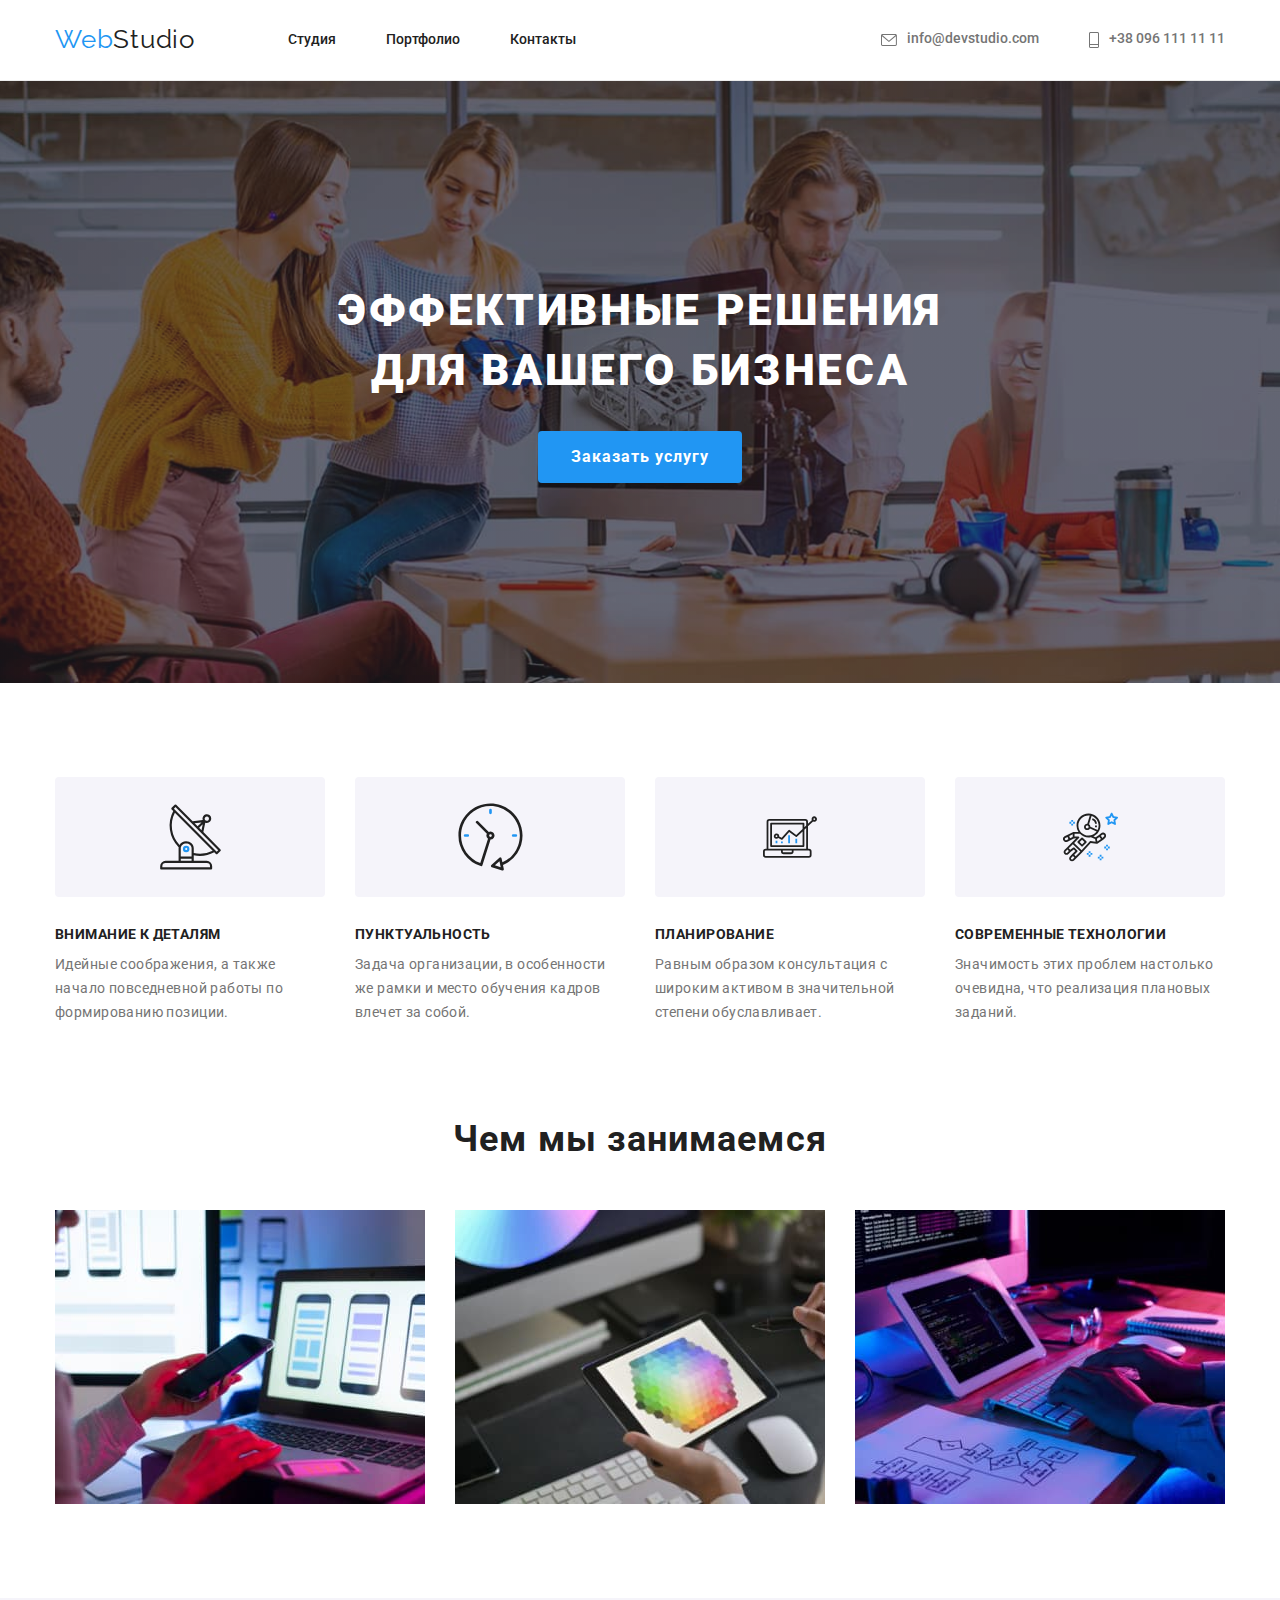
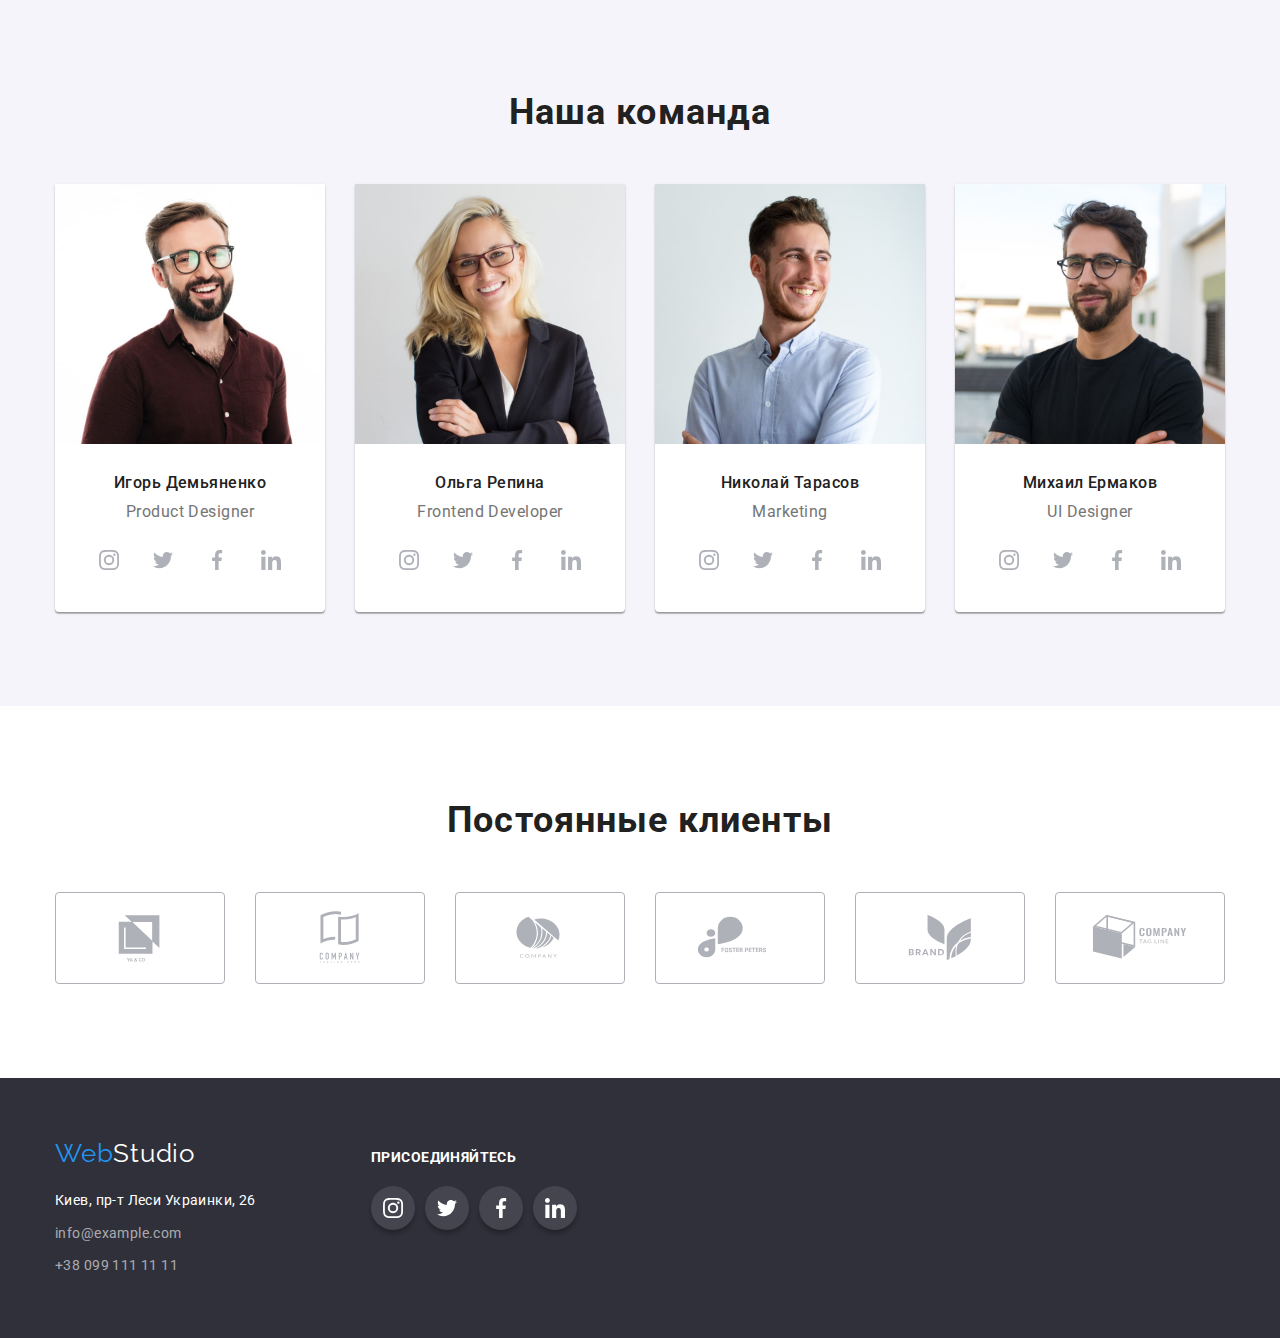
<file: index.html>
<!DOCTYPE html>
<html lang="ru">
<head>
    <meta charset="UTF-8">
    <meta http-equiv="X-UA-Compatible" content="IE=edge">
    <meta name="viewport" content="width=device-width, initial-scale=1.0">
    <title>Студия</title>
    <link rel="preconnect" href="https://fonts.googleapis.com">
    <link rel="preconnect" href="https://fonts.gstatic.com" crossorigin>
    <link href="https://fonts.googleapis.com/css2?family=Raleway:wght@700&family=Roboto:wght@400;500;700;900&display=swap"
    rel="stylesheet">
    <link rel="stylesheet" href="https://cdnjs.cloudflare.com/ajax/libs/modern-normalize/1.1.0/modern-normalize.min.css">
    <link rel="stylesheet" href="./css/styles.css">
</head>
<body>
    <!-- header -->
    <header class="header">
        <div class="container flex-container">
        <a lang="en" href="#" class="logo link"><span class="logo-accent">Web</span>Studio</a>
        <nav>
            <ul class="site-list list">
                <li class="list-item"><a href="/goit-markup-hw-05/index.html" class="site-nav link">Студия</a></li>
                <li class="list-item"><a href="/goit-markup-hw-05/portfolio.html" class="site-nav link">Портфолио</a></li>
                <li class="list-item"><a href="" class="site-nav link">Контакты</a></li>
            </ul>
        </nav>
        <ul class="site-auth list">
            <li class="list-item">
                <a href="mailto:info@devstudio.com" class="site-link link">
                    <svg class="icon-letter" width="16" height="12">
                        <use href="./images/icons.svg#icon-letter" >
                        </use>
                    </svg>info@devstudio.com
                </a>
            </li>
            <li class="list-item">
                <a href="tel:+380961111111 " class="site-link link">
                    <svg class="icon-mobile" width="10" height="16">
                        <use href="./images/icons.svg#icon-mobile">
                        </use>
                    </svg>+38 096 111 11 11</a>
            </li>
        </ul>
        </div>
    </header>
    <!-- hero -->
    <main class="hero">
        <section class="overlay section-btn section">
            <div class="container">
            <h1 class="heading">Эффективные решения для вашего бизнеса</h1>
            <button type="button" class="button">Заказать услугу</button>
            </div>
        </section>
        <!-- features -->
        <section class="features section">
            <div class="container">
            <h2 hidden>Преимущества компании</h2>
            <ul class="list features">
                <li class="features-list">
                    <div class="features-logo">
                        <svg class="features-logo-1" width="65" height="70">
                            <use href="./images/icons.svg#icon-antenna"></use>
                        </svg>
                    </div>
                    <h3 class="features-title">Внимание к деталям</h3>
                    <p class="features-text">Идейные соображения, а также начало повседневной работы по формированию позиции.</p>
                </li>
                <li class="features-list">
                    <div class="features-logo">
                        <svg class="features-logo-2" width="67" height="70">
                            <use href="./images/icons.svg#icon-clock"></use>
                        </svg>
                    </div>
                    <h3 class="features-title">Пунктуальность</h3>
                    <p class="features-text">Задача организации, в особенности же рамки и место обучения кадров влечет за собой.</p>
                </li>
                <li class="features-list">
                    <div class="features-logo">
                        <svg class="features-logo-3" width="70" height="54">
                            <use href="./images/icons.svg#icon-diagram"></use>
                        </svg>
                    </div>
                    <h3 class="features-title">Планирование</h3>
                    <p class="features-text">Равным образом консультация с широким активом в значительной степени обуславливает.</p>
                </li>
                <li class="features-list">
                    <div class="features-logo">
                        <svg class="features-logo-4" width="55" height="60">
                            <use href="./images/icons.svg#icon-astronaut"></use>
                        </svg>
                    </div>
                    <h3 class="features-title">Современные технологии</h3>
                    <p class="features-text">Значимость этих проблем настолько очевидна, что реализация плановых заданий.</p>
                </li>
            </ul>
            </div>
        </section>
        <!-- about -->
        <section class="about section">
            <div class="container">
            <h2 class="about-title">Чем мы занимаемся</h2>
            <ul class="list about-list">
                <li class="about-item">
                    <img src="./images/responsibilities_1.jpg" alt="Набор кода" width="370" height="294" class="img">
                </li>
                <li class="about-item">
                    <img src="./images/responsibilities_2.jpg" alt="Синхронизация ноутбука с телефоном" width="370"
                        height="294" class="img">
                </li>
                <li class="about-item">
                    <img src="./images/responsibilities_3.jpg" alt="Планшет" width="370" height="294" class="img">
                </li>
            </ul>
            </div>
        </section>
        <!-- users -->
        <section class="users section">
            <div class="container">
            <h2 class="users-title">Наша команда</h2>
            <ul class="list users-list">
                <li class="users-item">
                    <img src="./images/team_1.jpg" alt="Мужчина" width="270" height="260" class="users-pic img">
                    <div class="card">
                    <h3 class="users-subtitle">Игорь Демьяненко</h3>
                    <p class="users-text">Product Designer</p>
                        <div class="container-link-logo">
                            <a href="" class="link users-link">
                                <svg class="link-logo" width="20" height="20">
                                    <use href="./images/icons.svg#icon-instagram"></use>
                                </svg>
                            </a>
                            <a href="" class="link users-link">
                                <svg class="link-logo" width="20" height="20">
                                    <use href="./images/icons.svg#icon-twitter"></use>
                                </svg>
                            </a>
                            <a href="" class="link users-link">
                                <svg class="link-logo" width="20" height="20">
                                    <use href="./images/icons.svg#icon-facebook"></use>
                                </svg>
                            </a>
                            <a href="" class="link users-link">
                                <svg class="link-logo" width="20" height="20">
                                    <use href="./images/icons.svg#icon-linkedin">
                                    </use>
                                </svg>
                            </a>
                        </div>
                    </div>
                </li>
                <li class="users-item">
                    <img src="./images/team_2.jpg" alt="Девушка" width="270" height="260" class="users-pic img">
                    <div class="card">
                    <h3 class="users-subtitle">Ольга Репина</h3>
                    <p lang="en" class="users-text">Frontend Developer</p>
                    <div class="container-link-logo">
                        <a href="" class="link users-link">
                            <svg class="link-logo" width="20" height="20">
                                <use href="./images/icons.svg#icon-instagram"></use>
                            </svg>
                        </a>
                        <a href="" class="link users-link">
                            <svg class="link-logo" width="20" height="20">
                                <use href="./images/icons.svg#icon-twitter"></use>
                            </svg>
                        </a>
                        <a href="" class="link users-link">
                            <svg class="link-logo" width="20" height="20">
                                <use href="./images/icons.svg#icon-facebook"></use>
                            </svg>
                        </a>
                        <a href="" class="link users-link">
                            <svg class="link-logo" width="20" height="20">
                                <use href="./images/icons.svg#icon-linkedin">
                                </use>
                            </svg>
                        </a>
                    </div>
                    </div>
                </li>
                <li class="users-item">
                    <img src="./images/team_3.jpg" alt="Мужчина" width="270" height="260" class="users-pic img">
                    <div class="card">
                    <h3 class="users-subtitle">Николай Тарасов</h3>
                    <p lang="en" class="users-text">Marketing</p>
                    <div class="container-link-logo">
                        <a href="" class="link users-link">
                            <svg class="link-logo" width="20" height="20">
                                <use href="./images/icons.svg#icon-instagram"></use>
                            </svg>
                        </a>
                        <a href="" class="link users-link">
                            <svg class="link-logo" width="20" height="20">
                                <use href="./images/icons.svg#icon-twitter"></use>
                            </svg>
                        </a>
                        <a href="" class="link users-link">
                            <svg class="link-logo" width="20" height="20">
                                <use href="./images/icons.svg#icon-facebook"></use>
                            </svg>
                        </a>
                        <a href="" class="link users-link">
                            <svg class="link-logo" width="20" height="20">
                                <use href="./images/icons.svg#icon-linkedin">
                                </use>
                            </svg>
                        </a>
                    </div>
                    </div>
                </li>
                <li class="users-item">
                    <img src="./images/team_4.jpg" alt="Мужчина" width="270" height="260" class="users-pic img">
                    <div class="card">
                    <h3 class="users-subtitle">Михаил Ермаков</h3>
                    <p lang="en" class="users-text">UI Designer</p>
                    <div class="container-link-logo">
                        <a href="" class="link users-link">
                            <svg class="link-logo" width="20" height="20">
                                <use href="./images/icons.svg#icon-instagram"></use>
                            </svg>
                        </a>
                        <a href="" class="link users-link">
                            <svg class="link-logo" width="20" height="20">
                                <use href="./images/icons.svg#icon-twitter"></use>
                            </svg>
                        </a>
                        <a href="" class="link users-link">
                            <svg class="link-logo" width="20" height="20">
                                <use href="./images/icons.svg#icon-facebook"></use>
                            </svg>
                        </a>
                        <a href="" class="link users-link">
                            <svg class="link-logo" width="20" height="20">
                                <use href="./images/icons.svg#icon-linkedin">
                                </use>
                            </svg>
                        </a>
                    </div>
                    </div>
                </li>
            </ul>
            </div>
        </section>
        <!-- clients -->
        <section class="clients section">
            <div class="container">
                <h2 class="clients-title">Постоянные клиенты</h2>
                <ul class="list clients-list">
                    <li class="clients-item">
                        <a href="" class="clients-link link">
                            <svg class="clients-logo" width="106" height="60">
                                <use href="./images/icons.svg#icon-clients-logo-1"></use>
                            </svg>
                        </a>
                    </li>
                    <li class="clients-item">
                        <a href="" class="clients-link link">
                            <svg class="clients-logo" width="106" height="60">
                                <use href="./images/icons.svg#icon-clients-logo-2"></use>
                            </svg>
                        </a>
                    </li>
                    <li class="clients-item">
                        <a href="" class="clients-link link">
                            <svg class="clients-logo" width="106" height="60">
                                <use href="./images/icons.svg#icon-clients-logo-3"></use>
                            </svg>
                        </a>
                    </li>
                    <li class="clients-item">
                        <a href="" class="clients-link link">
                            <svg class="clients-logo" width="106" height="60">
                                <use href="./images/icons.svg#icon-clients-logo-4"></use>
                            </svg>
                        </a>
                    </li>
                    <li class="clients-item">
                        <a href="" class="clients-link link">
                            <svg class="clients-logo" width="106" height="60">
                                <use href="./images/icons.svg#icon-clients-logo-5"></use>
                            </svg>
                        </a>
                    </li>
                    <li class="clients-item">
                        <a href="" class="clients-link link">
                            <svg class="clients-logo" width="106" height="60">
                                <use href="./images/icons.svg#icon-clients-logo-6"></use>
                            </svg>
                        </a>
                    </li>
                </ul>
            </div>
        </section>
    </main>
    <!-- footer -->
    <footer class="footer">
        <div class="container-footer container">
            <div class="address-link">
            <a lang="en" href="#" class="logo link"><span class="logo-accent">Web</span><span class="logo-white">Studio</span></a>
            <address class="address">
                <ul class="footer-list list">
                    <li class="footer-item"><a href="https://www.google.com.ua/maps/" class="footer-map link" target="_blank"
                        rel="noreferrer noopener">Киев, пр-т Леси
                        Украинки, 26</a></li>
                    <li class="footer-item"><a href="mailto:info@example.com" class="footer-nav link">info@example.com</a></li>
                    <li class="footer-item"><a href="tel:+380991111111" class="footer-nav link">+38 099 111 11 11</a></li>
                </ul>
            </address>
            </div>
            <div class="footer-icon container">
            <p class="footer-text">присоединяйтесь</p>
            <ul class="footer-list-icon list">
                <li class="footer-item-icon">
                    <a class="link footer-icon-link" href="">
                        <svg class="footer-icon-logo" width="20" height="20">
                            <use href="./images/icons.svg#icon-instagram"></use>
                        </svg>
                    </a>
                </li>
                <li class="footer-item-icon">
                    <a class="link footer-icon-link" href="">
                        <svg class="footer-icon-logo" width="20" height="20">
                            <use href="./images/icons.svg#icon-twitter"></use>
                        </svg>
                    </a>
                </li>
                <li class="footer-item-icon">
                    <a class="link footer-icon-link" href="">
                        <svg class="footer-icon-logo" width="20" height="20">
                            <use href="./images/icons.svg#icon-facebook"></use>
                        </svg>
                    </a>
                </li>
                <li class="footer-item-icon">
                    <a class="link footer-icon-link" href="">
                        <svg class="footer-icon-logo" width="20" height="20">
                            <use href="./images/icons.svg#icon-linkedin"></use>
                        </svg>
                    </a>
                </li>
            </ul>
            </div>
        </div>
    </footer>
</body>
</file>
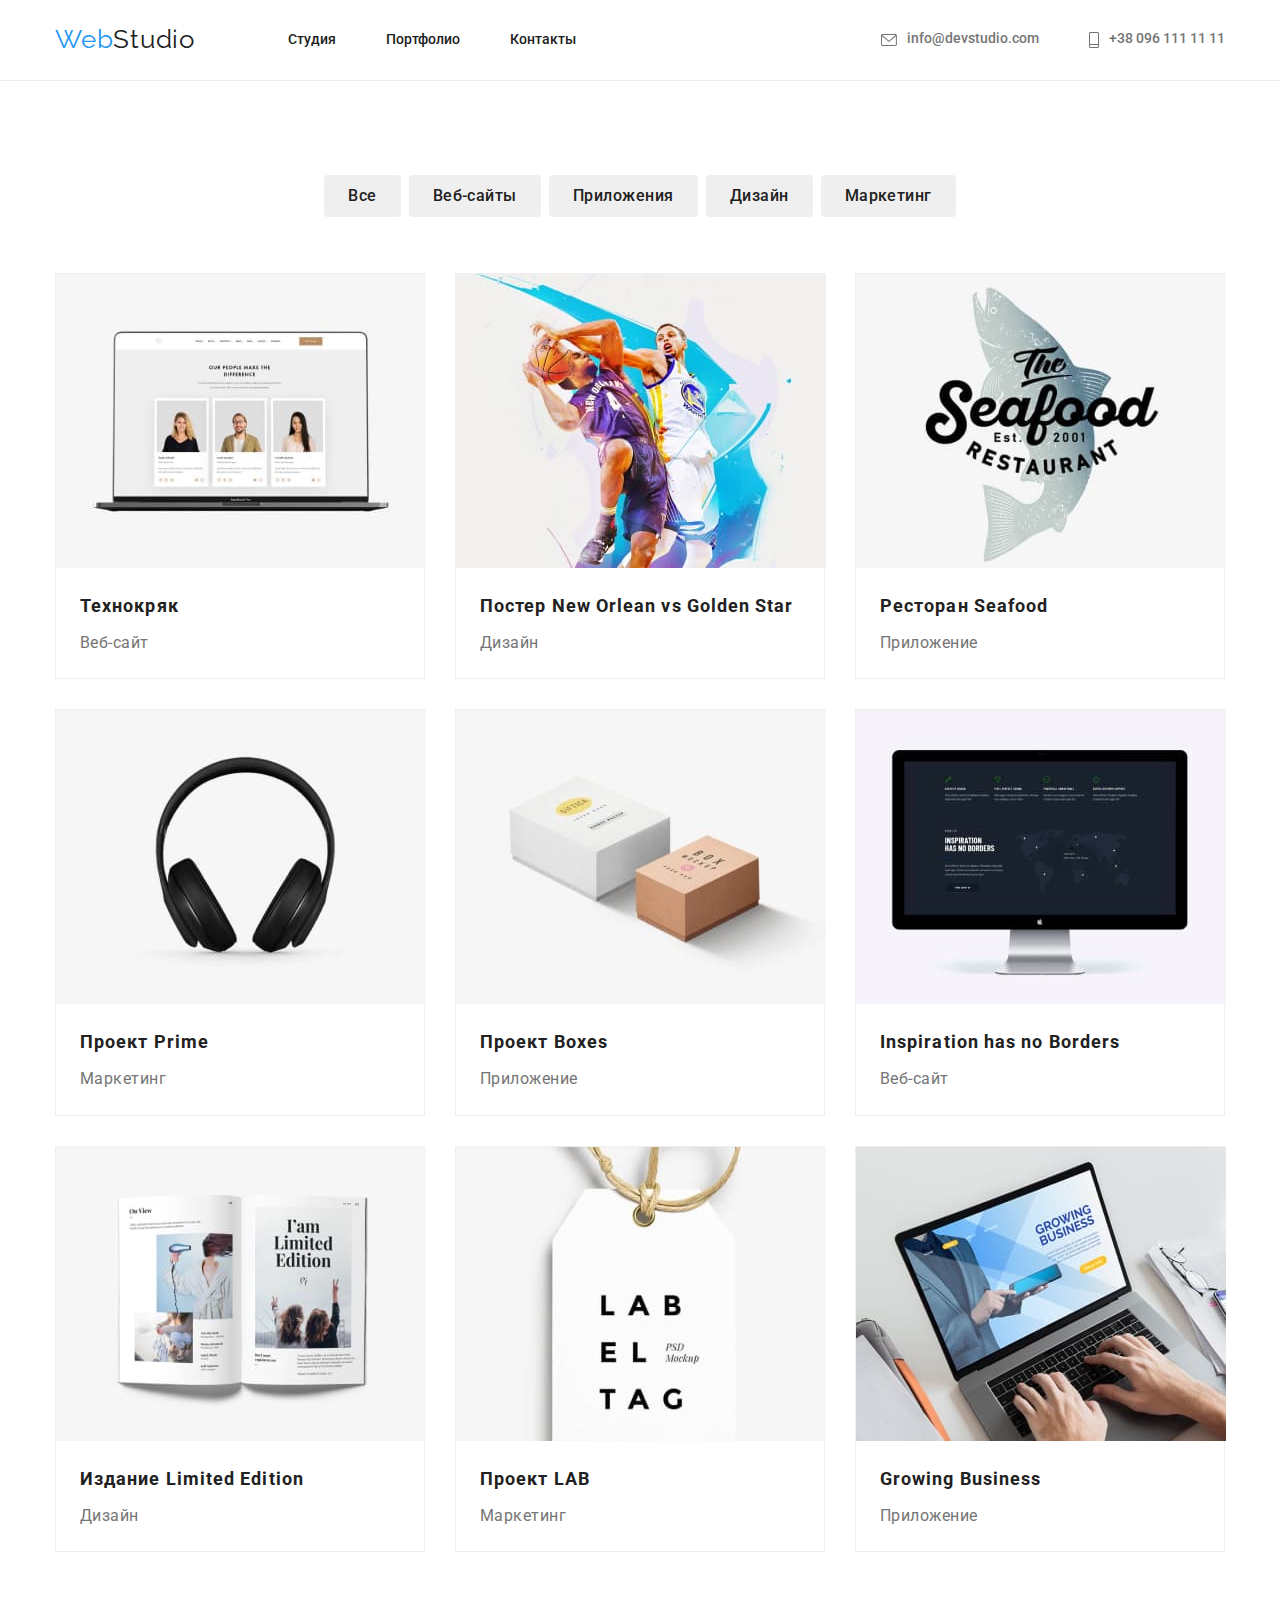
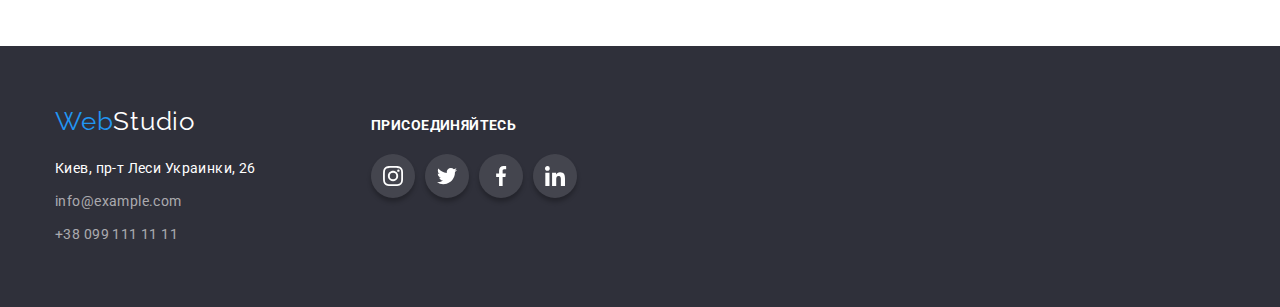
<file: portfolio.html>
<!DOCTYPE html>
<html lang="ru">
<head>
    <meta charset="UTF-8">
    <meta http-equiv="X-UA-Compatible" content="IE=edge">
    <meta name="viewport" content="width=device-width, initial-scale=1.0">
    <title>Портфолио</title>
    <link rel="preconnect" href="https://fonts.googleapis.com">
    <link rel="preconnect" href="https://fonts.gstatic.com" crossorigin>
    <link href="https://fonts.googleapis.com/css2?family=Raleway:wght@700&family=Roboto:wght@400;500;700;900&display=swap"
    rel="stylesheet">
    <link rel="stylesheet" href="https://cdnjs.cloudflare.com/ajax/libs/modern-normalize/1.1.0/modern-normalize.min.css">
    <link rel="stylesheet" href="./css/styles.css">
</head>
<body>
    <!-- header -->
    <header class="header">
        <div class="container flex-container">
            <a lang="en" href="#" class="logo link"><span class="logo-accent">Web</span>Studio</a>
            <nav>
                <ul class="site-list list">
                    <li class="list-item"><a href="/goit-markup-hw-04/index.html" class="site-nav link">Студия</a></li>
                    <li class="list-item"><a href="/goit-markup-hw-04/portfolio.html" class="site-nav link">Портфолио</a>
                    </li>
                    <li class="list-item"><a href="" class="site-nav link">Контакты</a></li>
                </ul>
            </nav>
            <ul class="site-auth list">
                <li class="list-item">
                    <a href="mailto:info@devstudio.com" class="site-link link">
                        <svg class="icon-letter" width="16" height="12">
                            <use href="./images/icons.svg#icon-letter">
                            </use>
                        </svg>info@devstudio.com
                    </a>
                </li>
                <li class="list-item">
                    <a href="tel:+380961111111 " class="site-link link">
                        <svg class="icon-mobile" width="10" height="16">
                            <use href="./images/icons.svg#icon-mobile">
                            </use>
                        </svg>+38 096 111 11 11</a>
                </li>
            </ul>
        </div>
    </header>
    <!-- hero -->
<main>
    <section class="section-button section">
        <div class="container">
        <h1 hidden>Проекты</h1>
            <ul class="list-button-pointer list">
                <li class="button-list"><button type="button" class="list-button-item">Все</button></li>
                <li class="button-list"><button type="button" class="list-button-item">Веб-сайты</button></li>
                <li class="button-list"><button type="button" class="list-button-item">Приложения</button></li>
                <li class="button-list"><button type="button" class="list-button-item">Дизайн</button></li>
                <li class="button-list"><button type="button" class="list-button-item">Маркетинг</button></li>
            </ul>
            <ul class="section-list list">
                <li class="section-item">
                    <a href="" class="list link"><img src="./images/project_1.jpeg" alt="website" width="370" height="294" class="img">
                    <div class="card-item">
                        <h2 class="img-title">Технокряк</h2>
                        <p class="img-text">Веб-сайт</p>
                    </div></a>
                </li>

                <li class="section-item">
                    <a href="" class="list link"><img src="./images/project_2.jpeg" alt="players" width="370" height="294" class="img">
                    <div class="card-item">
                        <h2 class="img-title">Постер New Orlean vs Golden Star</h2>
                        <p class="img-text">Дизайн</p>
                    </div></a>
                </li>

                <li class="section-item">
                    <a href="" class="list link"><img src="./images/project_3.jpeg" alt="post" width="370" height="294" class="img">
                    <div class="card-item">
                        <h2 class="img-title">Ресторан Seafood</h2>
                        <p class="img-text">Приложение</p>
                    </div></a>
                </li>

                <li class="section-item">
                    <a href="" class="list link"><img src="./images/project_4.jpeg" alt="headphones" width="370" height="294" class="img">
                    <div class="card-item">
                        <h2 class="img-title">Проект Prime</h2>
                        <p class="img-text">Маркетинг</p>
                    </div></a>
                </li>

                <li class="section-item">
                    <a href="" class="list link"><img src="./images/project_5.jpeg" alt="boxes" width="370" height="294" class="img">
                    <div class="card-item">
                        <h2 class="img-title">Проект Boxes</h2>
                        <p class="img-text">Приложение</p>
                    </div></a>
                </li>

                <li class="section-item">
                    <a href="" class="list link"><img src="./images/project_6.jpeg" alt="computer" width="370" height="294" class="img">
                    <div class="card-item">
                        <h2 class="img-title">Inspiration has no Borders</h2>
                        <p class="img-text">Веб-сайт</p>
                    </div></a>
                </li>

                <li class="section-item">
                    <a href="" class="link"><img src="./images/project_7.jpeg" alt="magazine" width="370" height="294" class="img">
                    <div class="card-item">
                        <h2 class="img-title">Издание Limited Edition</h2>
                        <p class="img-text">Дизайн</p>
                    </div></a>
                </li>

                <li class="section-item">
                    <a href="" class="list link"><img src="./images/project_8.jpeg" alt="badge" width="370" height="294" class="img">
                    <div class="card-item">
                        <h2 class="img-title">Проект LAB</h2>
                        <p class="img-text">Маркетинг</p>
                    </div></a>
                </li>

                <li class="section-item">
                    <a href="" class="list link"><img src="./images/project_9.jpeg" alt="laptop" width="370" height="294" class="img">
                    <div class="card-item">
                        <h2 class="img-title">Growing Business</h2>
                        <p class="img-text">Приложение</p>
                    </div></a>
                </li>
            </ul>
            </div>
    </section>

</main>
    <!-- footer -->
    <footer class="footer">
        <div class="container-footer container">
            <div class="address-link">
                <a lang="en" href="#" class="logo link"><span class="logo-accent">Web</span><span
                        class="logo-white">Studio</span></a>
                <address class="address">
                    <ul class="footer-list list">
                        <li class="footer-item"><a href="https://www.google.com.ua/maps/" class="footer-map link"
                                target="_blank" rel="noreferrer noopener">Киев, пр-т Леси
                                Украинки, 26</a></li>
                        <li class="footer-item"><a href="mailto:info@example.com"
                                class="footer-nav link">info@example.com</a></li>
                        <li class="footer-item"><a href="tel:+380991111111" class="footer-nav link">+38 099 111 11 11</a>
                        </li>
                    </ul>
                </address>
            </div>
            <div class="footer-icon container">
                <p class="footer-text">присоединяйтесь</p>
                <ul class="footer-list-icon list">
                    <li class="footer-item-icon">
                        <a class="link footer-icon-link" href="">
                            <svg class="footer-icon-logo" width="20" height="20">
                                <use href="./images/icons.svg#icon-instagram"></use>
                            </svg>
                        </a>
                    </li>
                    <li class="footer-item-icon">
                        <a class="link footer-icon-link" href="">
                            <svg class="footer-icon-logo" width="20" height="20">
                                <use href="./images/icons.svg#icon-twitter"></use>
                            </svg>
                        </a>
                    </li>
                    <li class="footer-item-icon">
                        <a class="link footer-icon-link" href="">
                            <svg class="footer-icon-logo" width="20" height="20">
                                <use href="./images/icons.svg#icon-facebook"></use>
                            </svg>
                        </a>
                    </li>
                    <li class="footer-item-icon">
                        <a class="link footer-icon-link" href="">
                            <svg class="footer-icon-logo" width="20" height="20">
                                <use href="./images/icons.svg#icon-linkedin"></use>
                            </svg>
                        </a>
                    </li>
                </ul>
            </div>
        </div>
    </footer>
</body>
</html>
</file>
<file: css/styles.css>
/* основной цвет текста #757575 */
/* вторичный цвет текста #212121 */
/* основной цвет фона #FFFFFF */
/* белый цвет #FFFFFF */
/* вторичный цвет фона #2F303A */
/* цвет фона 3 #F5F4FA */
/* прозрачность rgba(255, 255, 255, 0.6); */
/* цвет акцент #2196F3 */

:root {
  --primary-text-color: #757575;
  --secondary-text-color: #212121;
  --accent-color: #2196f3;
  --bgc-footer-color: #2f303a;
  --white-color: #ffffff;
}

body {
  color: var(--primary-text-color);
  background-color: #ffffff;
  font-family: 'Roboto', sans-serif;
}

.section {
  padding-top: 94px;
  padding-bottom: 94px;
  justify-content: center;
}

.img {
  display: block;
  min-width: 100%;
}

.container {
  width: 1200px;
  padding-left: 15px;
  padding-right: 15px;
  margin-left: auto;
  margin-right: auto;
  /* outline: solid 2px tomato; */
}

/* сброс */
p,
h1,
h2,
h3,
h4,
h5,
h6,
ul,
ol {
  margin: 0;
  padding-left: 0;
}

.list {
  list-style: none;
}
.link {
  display: block;
  text-decoration: none;
}
/* header */
.header {
  text-decoration: none;
  padding-top: 24px;
  padding-bottom: 25px;
  border-bottom: 1px solid #ececec;
}

.flex-container {
  display: flex;
  align-items: center;
}

/* logo */
.logo .logo-accent {
  color: var(--accent-color);
}
.logo {
  color: var(--secondary-text-color);
  font-family: 'Raleway', sans-serif;
  font-size: 26px;
  line-height: 1.2;
  letter-spacing: 0.03em;
}
/* nav */
.site-list .list-item:not(:last-child) {
  margin-right: 50px;
}

.site-list .site-nav:hover,
.site-list .site-nav:focus,
.site-list .site-nav:active {
  color: var(--accent-color);
}
.site-nav {
  color: #212121;
}
.site-list {
  display: flex;
  margin-left: 93px;

  color: var(--secondary-text-color);
  font-family: 'Roboto', sans-serif;
  font-weight: 500;
  font-size: 14px;
  line-height: 1.14;
}

/* AUTH */

.site-auth .site-link:hover,
.site-auth .site-link:focus,
.site-auth .site-link:active {
  color: var(--accent-color);
}

.site-auth .list-item + .list-item {
  margin-left: 50px;
}

.site-auth {
  display: flex;
  margin-left: auto;

  color: var(--primary-text-color);
  font-family: 'Roboto', sans-serif;
  font-weight: 500;
  font-size: 14px;
  line-height: 1.14;
}
.site-link {
  color: var(--primary-text-color);
}
.icon-letter,
.icon-mobile {
  margin-right: 10px;
  fill: currentColor;
  vertical-align: middle;
}

/* HERO */

.overlay {
  max-width: 1600px;
  min-height: 600px;
  margin-left: auto;
  margin-right: auto;

  background-image: linear-gradient(rgba(47, 48, 58, 0.4), rgba(47, 48, 58, 0.4)),
    url('../images/bg.jpeg');
  background-size: cover;
  background-position: center;
}

.section-btn {
  padding-top: 200px;
  padding-bottom: 200px;

  text-align: center;
  background-color: var(--bgc-footer-color);
}

.heading {
  max-width: 700px;
  margin: 0 auto 30px;

  color: #ffffff;
  font-family: 'Roboto', sans-serif;
  font-weight: 900;
  font-size: 44px;
  line-height: 1.36;
  letter-spacing: 0.06em;
  text-transform: uppercase;
}

.button {
  display: inline-block;
  border-radius: 4px;
  padding: 10px 32px;
  max-width: max-content;
  margin: 0 auto;

  border: 1px solid transparent;
  color: #ffffff;
  background-color: var(--accent-color);
  font-weight: 700;
  font-size: 16px;
  line-height: 1.9;
  letter-spacing: 0.06em;
  cursor: pointer;
  font-family: inherit;
}

/* features  */

.features-list {
  width: 270px;
}

.features {
  display: flex;
  padding-bottom: 0px;
}

.features .features-list:not(:last-child) {
  margin-right: 30px;
}

.features-title {
  font-family: 'Roboto';
  font-style: normal;
  font-weight: 700;
  font-size: 14px;
  line-height: 1.14;
  letter-spacing: 0.03em;
  text-transform: uppercase;
  margin-bottom: 10px;
}

.features-text {
  font-family: 'Roboto', sans-serif;
  font-size: 14px;
  line-height: 1.7;
  letter-spacing: 0.03em;
}

.features-logo {
  display: flex;
  justify-content: center;
  align-items: center;
  max-width: 270px;
  height: 120px;
  margin-bottom: 30px;
  border-radius: 4px;

  background-color: #f5f4fa;
}

/*  ABOUT AND USERS */

.about-list {
  display: flex;
}

.card {
  padding-top: 30px;
  padding-bottom: 30px;
  text-align: center;
}

.users-item {
  max-width: 270px;
  box-shadow: 0px 1px 3px rgba(0, 0, 0, 0.12), 0px 1px 1px rgba(0, 0, 0, 0.14),
    0px 2px 1px rgba(0, 0, 0, 0.2);
  background-color: var(--white-color);
  border-radius: 0px 0px 4px 4px;
}

.about-list .about-item:not(:last-child) {
  margin-right: 30px;
}

.about-title,
.users-title {
  font-family: 'Roboto' sans-serif;
  font-weight: 700;
  font-size: 36px;
  line-height: 1.16;
  text-align: center;
  letter-spacing: 0.03em;
  margin-bottom: 50px;
}

.users-list {
  display: flex;
}

.users-list .users-item:not(:last-child) {
  margin-right: 30px;
}

.users-subtitle {
  margin-bottom: 10px;

  font-family: 'Roboto', sans-serif;
  font-weight: 500;
  font-size: 16px;
  line-height: 1.18;
  letter-spacing: 0.03em;
}

.users-text {
  font-family: 'Roboto', sans-serif;
  font-weight: 400;
  font-size: 16px;
  line-height: 1.18;
  letter-spacing: 0.03em;

  margin-bottom: 16px;
}

.features-title,
.about .about-title,
.users .users-title {
  color: var(--secondary-text-color);
}
.users-item .users-subtitle {
  color: var(--secondary-text-color);
}
.users {
  background-color: #f5f4fa;
}
.container-link-logo {
  display: flex;
  align-items: center;
  justify-content: center;
}

.users-link {
  display: flex;
  justify-content: center;
  align-items: center;
  width: 44px;
  height: 44px;
  fill: #afb1b8;
  cursor: pointer;
  border-radius: 50%;
}

.users-link:hover,
.users-link:focus {
  background-color: var(--accent-color);
  fill: var(--white-color);
}

.users-link:not(:last-child) {
  margin-right: 10px;
}

/* CLIENTS */

.clients-title {
  margin-bottom: 50px;

  font-family: 'Roboto', sans-serif;
  font-weight: 700;
  font-size: 36px;
  line-height: 1.16;
  text-align: center;
  letter-spacing: 0.03em;

  color: var(--secondary-text-color);
}

.clients-list {
  display: flex;
}

.clients-link {
  display: flex;
  width: 170px;
  height: 92px;
  justify-content: center;
  align-items: center;
  color: #afb1b8;
  border: 1px solid #afb1b8;
  border-radius: 4px;
}

.clients-item:not(:first-child) {
  margin-left: 30px;
}

.clients-link:hover,
.clients-link:focus {
  color: var(--accent-color);
  border-color: var(--accent-color);
}

.clients-logo {
  fill: currentColor;
}

/* FOOTER */

.footer {
  padding-top: 60px;
  padding-bottom: 60px;

  color: var(--white-color);
  background-color: var(--bgc-footer-color);
}
.logo-white {
  color: var(--white-color);
}
.footer-list {
  color: var(--white-color);
  font-family: 'Roboto', sans-serif;
  font-size: 14px;
  line-height: 1.7;
  letter-spacing: 0.03em;
}
.footer-map {
  min-width: 231px;
  font-style: normal;
  color: var(--white-color);
}

.address {
  margin-top: 20px;
}

.footer-list .footer-item:not(:last-child) {
  display: block;
  margin-bottom: 9px;
}

.address :hover,
.address :focus,
.address :active {
  color: var(--accent-color);
}
.footer-nav {
  color: rgba(255, 255, 255, 0.6);
  font-style: normal;
}

.address-link {
  margin-right: 70px;
}

/* FOOTER SOCIAL LINKS */

.container-footer {
  display: flex;
  align-items: baseline;
}

.footer-text {
  margin-top: 0;
  margin-bottom: 20px;

  font-weight: 700;
  font-size: 14px;
  line-height: 1.14;
  letter-spacing: 0.03em;
  text-transform: uppercase;

  color: var(--white-color);
}

.footer-icon {
  align-items: center;
}

.footer-list-icon {
  display: flex;
}

.footer-item-icon:not(:last-child) {
  margin-right: 10px;
}

.footer-icon-link {
  display: flex;
  align-items: center;
  justify-content: center;
  width: 44px;
  height: 44px;
  fill: var(--white-color);
  background-color: rgba(255, 255, 255, 0.1);
  box-shadow: 0px 4px 4px rgba(0, 0, 0, 0.25);
  border-radius: 50%;
}

.footer-icon-link:hover,
.footer-icon-link:focus {
  background-color: var(--accent-color);
}

/* HERO Porfolio */

.section-item {
  max-width: 370px;
  border: 1px solid #eeeeee;
}

.section-list .section-item {
  flex-basis: calc(100% / 3 - 30px);
  margin-top: 30px;
  margin-left: 30px;
}

.section-list {
  display: flex;
  flex-wrap: wrap;
  margin-top: -30px;
  margin-left: -30px;
}

.section-item:hover {
  box-shadow: 0px 1px 1px rgba(0, 0, 0, 0.12), 0px 4px 4px rgba(0, 0, 0, 0.06),
    1px 4px 6px rgba(0, 0, 0, 0.16);
}

.list-button-pointer {
  display: flex;
  justify-content: center;
  margin-bottom: 56px;
}

.list-button-pointer .button-list:not(:last-child) {
  margin-right: 8px;
}

.list-button-item {
  padding-top: 6px;
  padding-right: 22px;
  padding-bottom: 6px;
  padding-left: 22px;
  border-radius: 4px;
  border-color: transparent;

  cursor: pointer;
  color: var(--secondary-text-color);

  font-family: inherit;
  font-weight: 500;
  font-size: 16px;
  line-height: 1.6;
  letter-spacing: 0.03em;
}

.list-button-pointer .list-button-item:hover,
.list-button-pointer .list-button-item:focus {
  color: #ffffff;
  background-color: var(--accent-color);
  box-shadow: 0px 3px 1px rgba(0, 0, 0, 0.1), 0px 1px 2px rgba(0, 0, 0, 0.08),
    0px 2px 2px rgba(0, 0, 0, 0.12);
}

.img-title {
  color: var(--secondary-text-color);
  font-family: 'Roboto', sans-serif;
  font-weight: 700;
  font-size: 18px;
  line-height: 2;
  letter-spacing: 0.06em;
}

.img-text {
  margin-top: 4px;

  font-family: 'Roboto', sans-serif;
  font-size: 16px;
  line-height: 1.9;
  letter-spacing: 0.03em;

  color: var(--primary-text-color);
}
.card-item {
  padding-top: 20px;
  padding-right: 24px;
  padding-bottom: 20px;
  padding-left: 24px;
}
</file>
